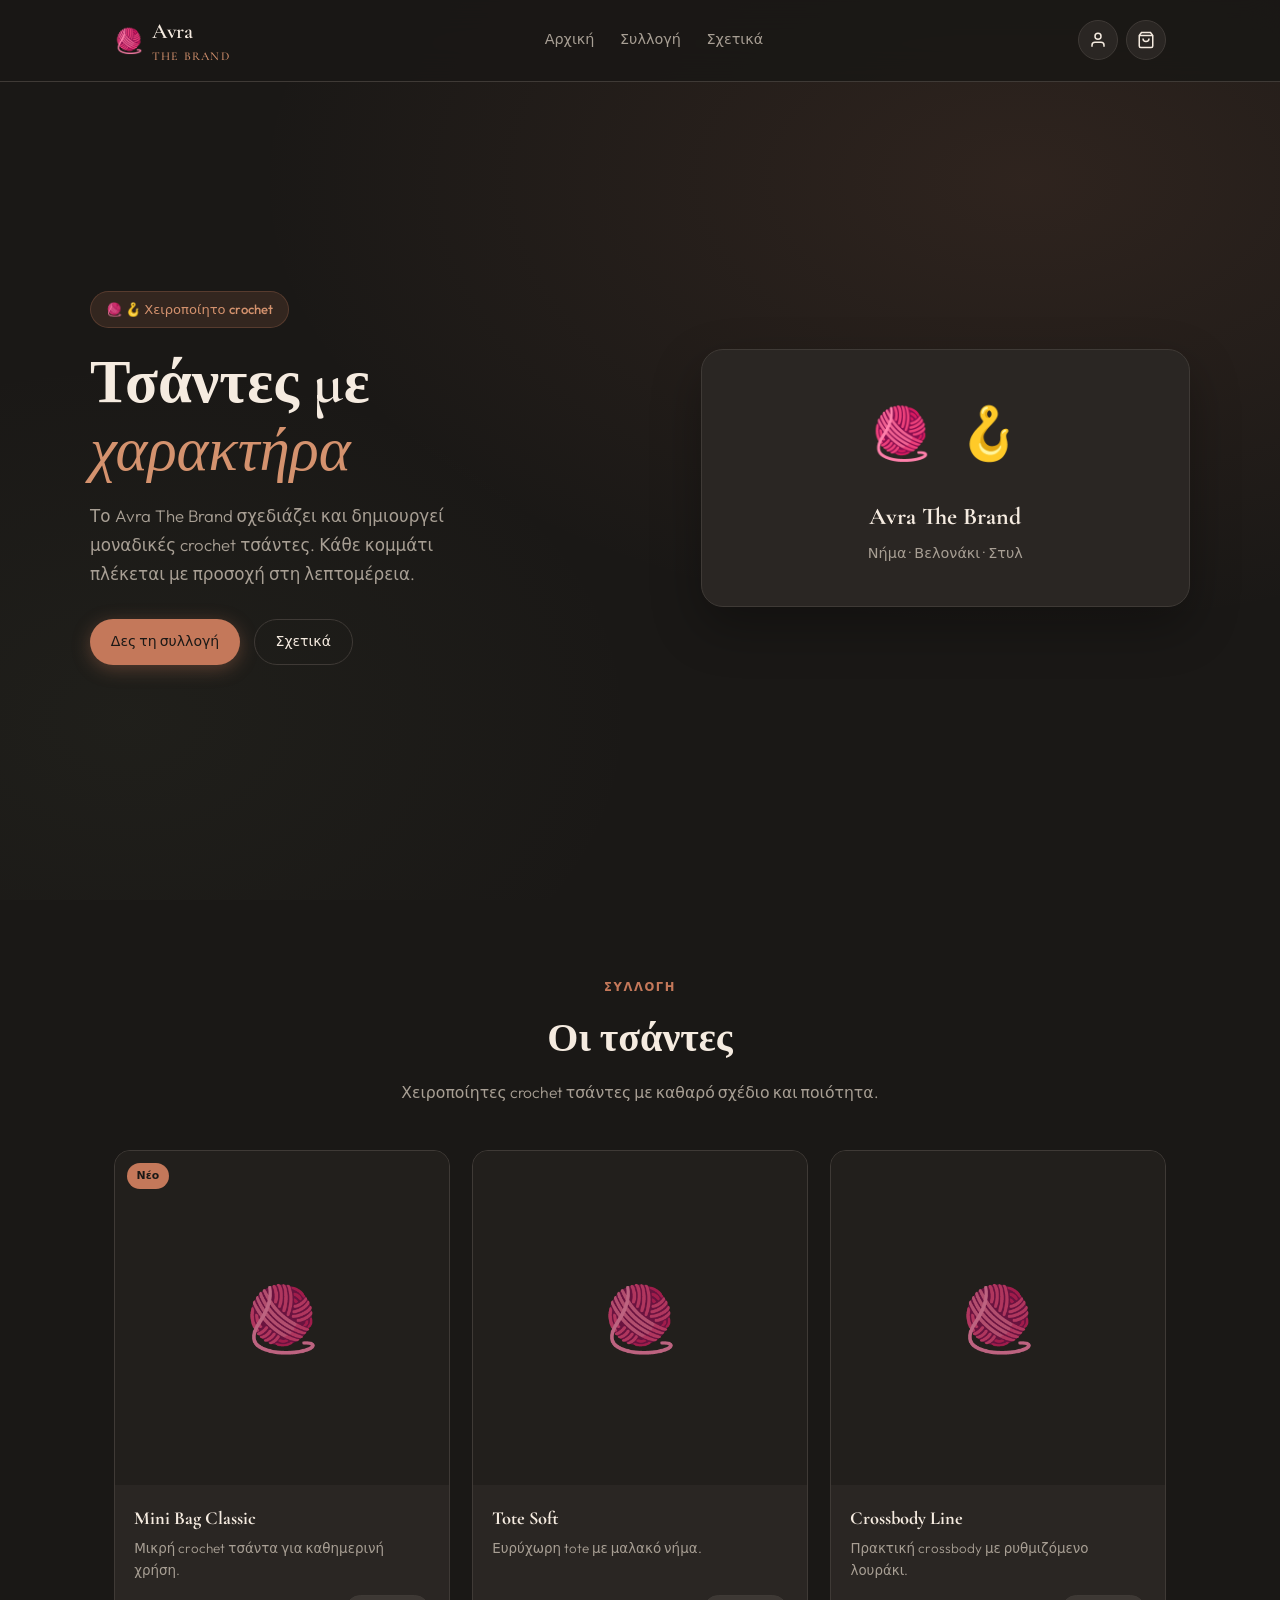
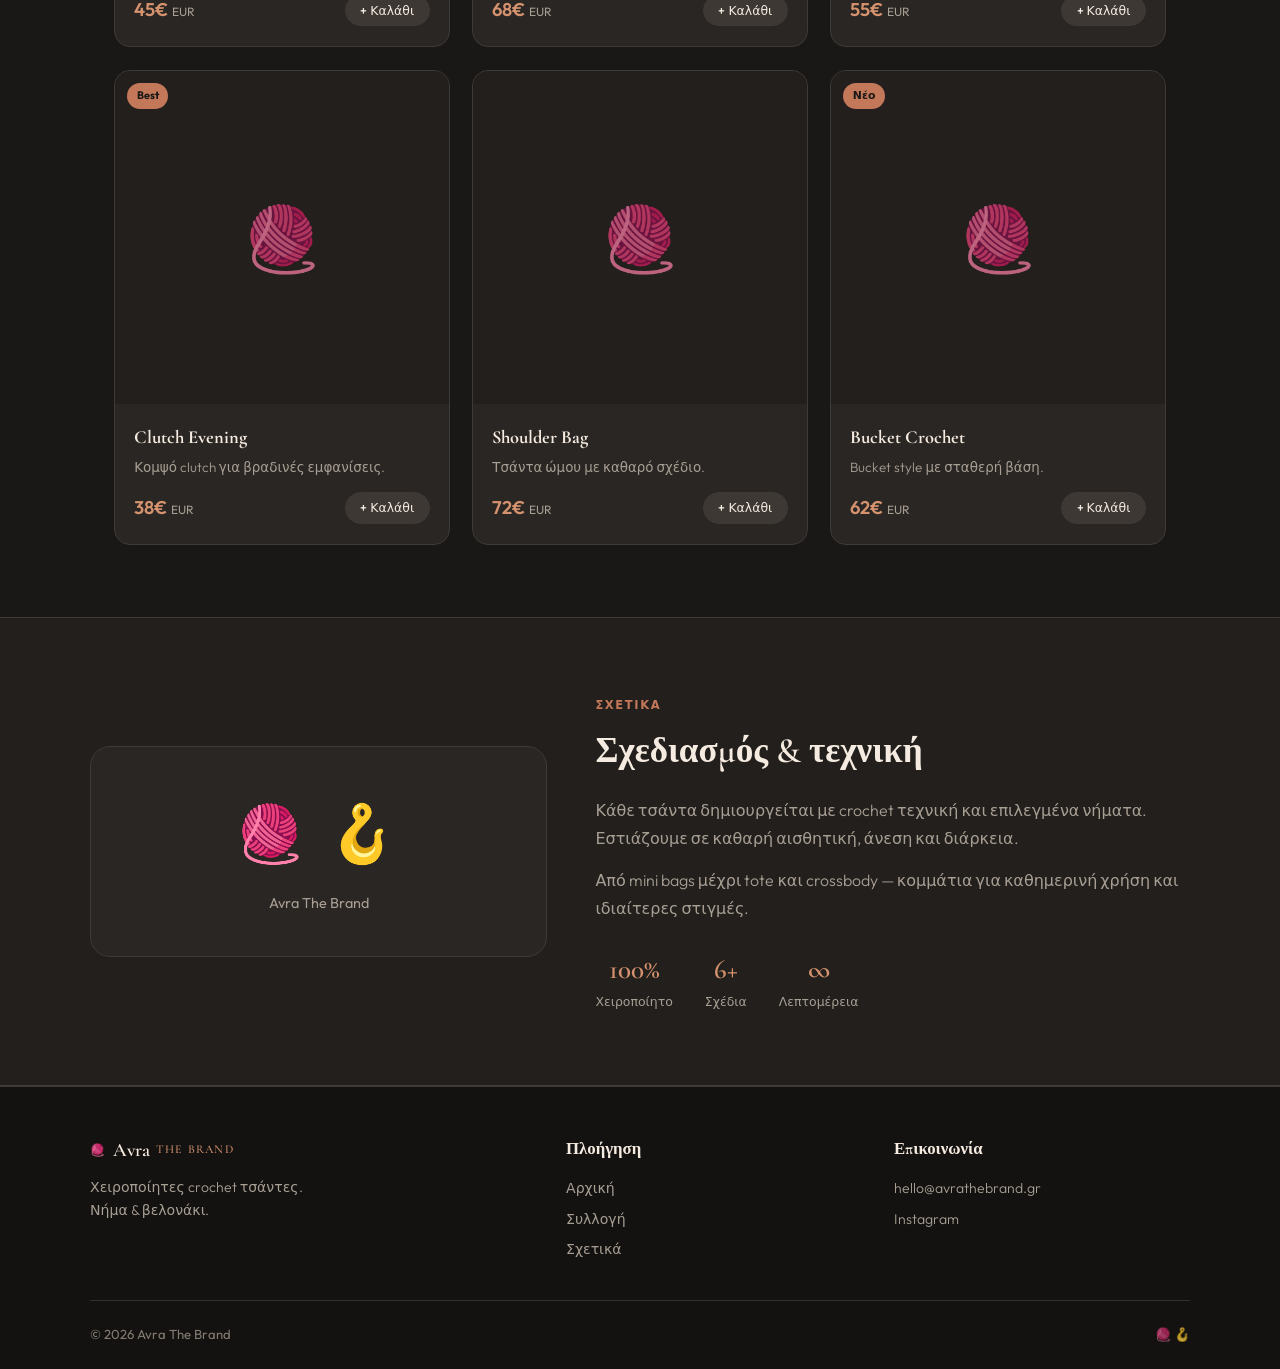
<file: Avra-The-Brand-COMPLETE.html>
<!DOCTYPE html>
<html lang="el">
<head>
<meta charset="UTF-8"/>
<meta name="viewport" content="width=device-width, initial-scale=1.0"/>
<title>Avra The Brand</title>
<link rel="preconnect" href="https://fonts.googleapis.com"/>
<link rel="preconnect" href="https://fonts.gstatic.com" crossorigin/>
<link href="https://fonts.googleapis.com/css2?family=Cormorant+Garamond:ital,wght@0,500;0,600;0,700;1,500&family=Outfit:wght@300;400;500;600&display=swap" rel="stylesheet"/>
<style>
:root{
  --bg:#1a1816;--bg2:#221f1c;--card:#2a2623;--line:#3f3a36;--sand:#3d3834;
  --text:#f2ebe3;--muted:#a89f94;--terra:#c4785a;--terra2:#d4926e;--cream:#f5ebe0;
  --r:16px;--t:.35s cubic-bezier(.4,0,.2,1);
  --fd:"Cormorant Garamond",Georgia,serif;--fb:"Outfit",system-ui,sans-serif;
}
*,*::before,*::after{box-sizing:border-box;margin:0;padding:0}
html{scroll-behavior:smooth}
body{font-family:var(--fb);background:var(--bg);color:var(--text);line-height:1.65;overflow-x:hidden;min-height:100vh}
img{max-width:100%;display:block}a{text-decoration:none;color:inherit}
button{font-family:inherit;cursor:pointer;border:none;background:none;color:inherit}
[hidden]{display:none!important}

@keyframes fadeUp{from{opacity:0;transform:translateY(24px)}to{opacity:1;transform:translateY(0)}}
@keyframes fadeIn{from{opacity:0}to{opacity:1}}
@keyframes float{0%,100%{transform:translateY(0)}50%{transform:translateY(-10px)}}
@keyframes float2{0%,100%{transform:translateY(0) rotate(-6deg)}50%{transform:translateY(-14px) rotate(6deg)}}
@keyframes slideR{from{opacity:0;transform:translateX(28px)}to{opacity:1;transform:translateX(0)}}

.aos{opacity:0;transform:translateY(24px);transition:opacity .7s ease,transform .7s ease}
.aos.visible{opacity:1;transform:translateY(0)}

/* Header */
.header{position:fixed;top:0;left:0;right:0;z-index:1000;background:rgba(26,24,22,.9);backdrop-filter:blur(16px);-webkit-backdrop-filter:blur(16px);border-bottom:1px solid var(--line);transition:var(--t)}
.header.scrolled{box-shadow:0 8px 32px rgba(0,0,0,.4)}
.nav{max-width:1100px;margin:0 auto;padding:.85rem 1.5rem;display:flex;align-items:center;justify-content:space-between;gap:1rem}
.logo-link{display:flex;align-items:center;gap:.5rem;transition:var(--t)}
.logo-link:hover{transform:scale(1.02)}
.logo-emoji{font-size:1.5rem;line-height:1}
.logo-text{font-family:var(--fd);font-size:1.35rem;font-weight:600;color:var(--cream)}
.logo-text span{display:block;font-size:.75rem;font-weight:500;color:var(--terra2);margin-top:-2px;letter-spacing:.1em;text-transform:uppercase}
.nav-links{display:flex;gap:1.6rem}
.nav-links a{font-size:.9rem;color:var(--muted);position:relative;transition:color var(--t)}
.nav-links a::after{content:"";position:absolute;bottom:-4px;left:0;width:0;height:1.5px;background:var(--terra);transition:width var(--t)}
.nav-links a:hover,.nav-links a.active{color:var(--cream)}
.nav-links a:hover::after,.nav-links a.active::after{width:100%}
.nav-actions{display:flex;align-items:center;gap:.5rem}
.btn{display:inline-flex;align-items:center;justify-content:center;gap:.4rem;padding:.65rem 1.3rem;border-radius:999px;font-size:.88rem;font-weight:500;transition:var(--t)}
.btn-primary{background:var(--terra);color:#1a1816;box-shadow:0 4px 18px rgba(196,120,90,.35)}
.btn-primary:hover{background:var(--terra2);transform:translateY(-2px)}
.btn-ghost{border:1px solid var(--line);color:var(--cream)}
.btn-ghost:hover{border-color:var(--terra);color:var(--terra2)}
.icon-btn{position:relative;width:40px;height:40px;border-radius:50%;display:flex;align-items:center;justify-content:center;background:var(--card);color:var(--cream);border:1px solid var(--line);transition:var(--t)}
.icon-btn:hover{background:var(--terra);color:#1a1816;border-color:var(--terra);transform:scale(1.05)}
.cart-count{position:absolute;top:-3px;right:-3px;background:var(--terra);color:#1a1816;font-size:.65rem;font-weight:700;width:17px;height:17px;border-radius:50%;display:flex;align-items:center;justify-content:center;opacity:0;transform:scale(0);transition:var(--t)}
.cart-count.show{opacity:1;transform:scale(1)}
.mobile-toggle{display:none;flex-direction:column;gap:5px;width:26px;padding:3px 0}
.mobile-toggle span{height:2px;background:var(--cream);border-radius:2px}

/* Hero */
.hero{min-height:100vh;display:flex;align-items:center;padding:7rem 1.5rem 3.5rem;position:relative;overflow:hidden}
.hero-bg{position:absolute;inset:0;background:radial-gradient(ellipse 60% 50% at 80% 20%,rgba(196,120,90,.12),transparent),radial-gradient(ellipse 40% 40% at 10% 80%,rgba(120,140,100,.06),transparent);pointer-events:none}
.hero-inner{max-width:1100px;margin:0 auto;width:100%;display:grid;grid-template-columns:1.15fr 1fr;gap:3rem;align-items:center;position:relative;z-index:1}
.hero-text{animation:fadeUp .9s ease both}
.hero-badge{display:inline-flex;align-items:center;gap:.4rem;background:rgba(196,120,90,.15);color:var(--terra2);padding:.4rem .95rem;border-radius:999px;font-size:.82rem;font-weight:500;margin-bottom:1.3rem;border:1px solid rgba(196,120,90,.25)}
.hero-title{font-family:var(--fd);font-size:clamp(2.4rem,5vw,3.8rem);font-weight:600;line-height:1.12;color:var(--cream);margin-bottom:1.1rem}
.hero-title em{font-style:italic;color:var(--terra2);font-weight:500}
.hero-desc{font-size:1.05rem;color:var(--muted);max-width:420px;margin-bottom:1.9rem;line-height:1.7;font-weight:300}
.hero-ctas{display:flex;flex-wrap:wrap;gap:.85rem}
.hero-visual{animation:fadeIn 1s ease .2s both}
.hero-card{background:var(--card);border:1px solid var(--line);border-radius:22px;padding:2.5rem 2rem;text-align:center;box-shadow:0 20px 50px rgba(0,0,0,.3)}
.hero-emojis{display:flex;justify-content:center;gap:1.5rem;margin-bottom:1.4rem;font-size:3.2rem}
.float-1{animation:float 4.5s ease-in-out infinite;display:inline-block}
.float-2{animation:float2 5s ease-in-out .4s infinite;display:inline-block}
.hero-card h3{font-family:var(--fd);font-size:1.5rem;color:var(--cream);margin-bottom:.35rem}
.hero-card p{color:var(--muted);font-size:.9rem;font-weight:300}

/* Sections */
.section{padding:4.5rem 1.5rem;max-width:1100px;margin:0 auto}
.sec-head{text-align:center;margin-bottom:2.8rem}
.sec-label{display:inline-block;font-size:.72rem;font-weight:600;letter-spacing:.14em;text-transform:uppercase;color:var(--terra);margin-bottom:.55rem}
.sec-title{font-family:var(--fd);font-size:clamp(1.9rem,3.5vw,2.5rem);color:var(--cream);margin-bottom:.55rem;font-weight:600}
.sec-desc{color:var(--muted);max-width:480px;margin:0 auto;font-size:.98rem;font-weight:300}

/* Products */
.products-grid{display:grid;grid-template-columns:repeat(auto-fill,minmax(250px,1fr));gap:1.4rem}
.product-card{background:var(--card);border:1px solid var(--line);border-radius:var(--r);overflow:hidden;transition:var(--t);display:flex;flex-direction:column}
.product-card:hover{transform:translateY(-6px);border-color:rgba(196,120,90,.4);box-shadow:0 16px 40px rgba(0,0,0,.35)}
.product-img{aspect-ratio:1;background:var(--bg2);display:flex;align-items:center;justify-content:center;position:relative;overflow:hidden}
.product-img img{width:100%;height:100%;object-fit:cover}
.product-img .fb{font-size:4rem;opacity:.7}
.product-badge{position:absolute;top:.75rem;left:.75rem;background:var(--terra);color:#1a1816;font-size:.68rem;font-weight:700;padding:.25rem .6rem;border-radius:999px}
.product-info{padding:1.1rem 1.2rem 1.25rem;flex:1;display:flex;flex-direction:column}
.product-name{font-family:var(--fd);font-size:1.15rem;color:var(--cream);margin-bottom:.25rem}
.product-desc{font-size:.84rem;color:var(--muted);margin-bottom:.85rem;flex:1;font-weight:300}
.product-foot{display:flex;align-items:center;justify-content:space-between;gap:.6rem}
.product-price{font-size:1.15rem;font-weight:600;color:var(--terra2)}
.product-price small{font-size:.75rem;font-weight:400;color:var(--muted)}
.add-cart{padding:.45rem .9rem;background:var(--sand);color:var(--cream);border-radius:999px;font-size:.78rem;font-weight:500;border:1px solid var(--line);transition:var(--t)}
.add-cart:hover{background:var(--terra);color:#1a1816;border-color:var(--terra)}
.add-cart.added{background:#5a7a4a;border-color:#5a7a4a;color:#fff}

/* About */
.about-wrap{background:var(--bg2);padding:4.5rem 1.5rem;border-top:1px solid var(--line);border-bottom:1px solid var(--line)}
.about-inner{max-width:1100px;margin:0 auto;display:grid;grid-template-columns:1fr 1.3fr;gap:3rem;align-items:center}
.about-box{background:var(--card);border:1px solid var(--line);border-radius:20px;padding:2.5rem;text-align:center}
.about-emojis{font-size:3.5rem;margin-bottom:.8rem;letter-spacing:.3rem}
.about-box p{color:var(--muted);font-size:.9rem}
.about-content h2{font-family:var(--fd);font-size:clamp(1.7rem,3vw,2.2rem);color:var(--cream);margin-bottom:1rem;font-weight:600}
.about-content p{color:var(--muted);margin-bottom:.85rem;font-size:1rem;line-height:1.75;font-weight:300}
.about-stats{display:flex;gap:2rem;margin-top:1.6rem}
.stat{text-align:center}
.stat-n{font-family:var(--fd);font-size:1.7rem;font-weight:600;color:var(--terra2)}
.stat-l{font-size:.78rem;color:var(--muted)}

/* Studio */
.studio-sec{background:var(--bg)}
.studio-panel{background:var(--card);border:1px solid var(--line);border-radius:var(--r);overflow:hidden;max-width:640px;margin:0 auto}
.studio-head{background:linear-gradient(135deg,#2f2b27,#3d2e28);color:var(--cream);padding:1.15rem 1.4rem;display:flex;justify-content:space-between;align-items:center;border-bottom:1px solid var(--line)}
.studio-head h3{font-family:var(--fd);font-size:1.2rem;font-weight:600}
.studio-head span{font-size:.8rem;color:var(--muted)}
.studio-body{padding:1.4rem}
.studio-sub{font-family:var(--fd);font-size:1.1rem;color:var(--terra2);margin-bottom:1rem;font-weight:600}
.studio-hr{border:none;border-top:1px solid var(--line);margin:1.6rem 0}
.form-g{margin-bottom:1rem}
.form-g label{display:block;font-size:.82rem;font-weight:500;color:var(--muted);margin-bottom:.35rem}
.form-g input,.form-g textarea{width:100%;padding:.65rem .9rem;border:1px solid var(--line);border-radius:10px;font-family:inherit;font-size:.9rem;color:var(--text);background:var(--bg);transition:var(--t)}
.form-g input:focus,.form-g textarea:focus{outline:none;border-color:var(--terra);box-shadow:0 0 0 3px rgba(196,120,90,.15)}
.form-g textarea{min-height:90px;resize:vertical}
.form-g input[type="file"]{padding:.5rem;font-size:.82rem}
.photo-preview{margin-top:.6rem}
.photo-preview img{max-width:140px;border-radius:10px;border:1px solid var(--line)}
.studio-actions{display:flex;gap:.6rem;flex-wrap:wrap;margin-top:.5rem}

/* Cart */
.cart-ov{position:fixed;inset:0;background:rgba(0,0,0,.55);z-index:2000;opacity:0;visibility:hidden;transition:var(--t)}
.cart-ov.open{opacity:1;visibility:visible}
.cart-dr{position:fixed;top:0;right:0;width:min(380px,100%);height:100%;background:var(--bg2);border-left:1px solid var(--line);z-index:2001;transform:translateX(100%);transition:transform .4s cubic-bezier(.4,0,.2,1);display:flex;flex-direction:column}
.cart-dr.open{transform:translateX(0)}
.cart-h{padding:1.1rem 1.25rem;border-bottom:1px solid var(--line);display:flex;justify-content:space-between;align-items:center}
.cart-h h3{font-family:var(--fd);font-size:1.2rem;color:var(--cream)}
.cart-x{width:32px;height:32px;border-radius:50%;display:flex;align-items:center;justify-content:center;background:var(--card);border:1px solid var(--line);color:var(--cream);transition:var(--t)}
.cart-x:hover{background:var(--terra);color:#1a1816}
.cart-items{flex:1;overflow-y:auto;padding:1rem 1.25rem}
.cart-empty{text-align:center;padding:2.5rem 1rem;color:var(--muted)}
.cart-item{display:flex;gap:.8rem;padding:.8rem 0;border-bottom:1px solid var(--line);animation:slideR .3s ease}
.cart-item-img{width:56px;height:56px;background:var(--card);border-radius:10px;display:flex;align-items:center;justify-content:center;flex-shrink:0;overflow:hidden;border:1px solid var(--line)}
.cart-item-img img{width:100%;height:100%;object-fit:cover}
.cart-item-img .fb{font-size:1.5rem}
.cart-item-name{font-weight:500;color:var(--cream);font-size:.88rem}
.cart-item-price{color:var(--terra2);font-weight:600;font-size:.88rem}
.cart-item-qty{display:flex;align-items:center;gap:.4rem;margin-top:.3rem}
.qty-btn{width:22px;height:22px;border-radius:50%;background:var(--card);border:1px solid var(--line);color:var(--cream);font-weight:600;font-size:.8rem;display:flex;align-items:center;justify-content:center;transition:var(--t)}
.qty-btn:hover{background:var(--terra);color:#1a1816}
.cart-item-rm{color:var(--muted);font-size:.72rem;margin-top:.2rem}
.cart-item-rm:hover{color:#e07070}
.cart-f{padding:1.1rem 1.25rem;border-top:1px solid var(--line);background:var(--bg)}
.cart-total{display:flex;justify-content:space-between;font-size:1.05rem;font-weight:600;color:var(--cream);margin-bottom:.8rem}
.checkout{width:100%;padding:.8rem;background:var(--terra);color:#1a1816;border-radius:999px;font-weight:600;font-size:.92rem;transition:var(--t)}
.checkout:hover{background:var(--terra2)}
.checkout:disabled{opacity:.45;cursor:not-allowed}

/* Auth */
.modal-ov{position:fixed;inset:0;background:rgba(0,0,0,.6);z-index:3000;display:flex;align-items:center;justify-content:center;padding:1.25rem;opacity:0;visibility:hidden;transition:var(--t)}
.modal-ov.open{opacity:1;visibility:visible}
.modal{background:var(--card);border:1px solid var(--line);border-radius:16px;width:100%;max-width:380px;padding:1.85rem;box-shadow:0 24px 60px rgba(0,0,0,.45);transform:scale(.94) translateY(12px);transition:var(--t);position:relative}
.modal-ov.open .modal{transform:scale(1) translateY(0)}
.modal-x{position:absolute;top:.75rem;right:.75rem;width:32px;height:32px;border-radius:50%;display:flex;align-items:center;justify-content:center;background:var(--bg);border:1px solid var(--line);color:var(--cream)}
.modal-x:hover{background:var(--terra);color:#1a1816}
.modal-title{font-family:var(--fd);font-size:1.45rem;color:var(--cream);text-align:center;margin-bottom:.35rem}
.modal-sub{text-align:center;color:var(--muted);font-size:.88rem;margin-bottom:1.5rem;font-weight:300}
.google-btn{width:100%;display:flex;align-items:center;justify-content:center;gap:.75rem;padding:.85rem 1rem;border:1px solid #dadce0;border-radius:4px;font-weight:500;font-size:.95rem;color:#3c4043;background:#fff;transition:var(--t);font-family:"Roboto",var(--fb),sans-serif}
.google-btn:hover{box-shadow:0 1px 3px rgba(0,0,0,.15);background:#f8f9fa}
.google-btn svg{width:18px;height:18px;flex-shrink:0}
.auth-note{text-align:center;font-size:.78rem;color:var(--muted);margin-top:1rem;line-height:1.5}
.user-info{display:flex;align-items:center;gap:.65rem;padding:.65rem .85rem;background:var(--bg);border:1px solid var(--line);border-radius:10px;margin-bottom:.8rem}
.user-av{width:36px;height:36px;border-radius:50%;background:var(--terra);color:#1a1816;display:flex;align-items:center;justify-content:center;font-weight:700}
.user-n{font-weight:500;color:var(--cream)}.user-e{font-size:.78rem;color:var(--muted)}
.logout-btn{width:100%;margin-top:.5rem;padding:.6rem;border-radius:8px;background:var(--bg);border:1px solid var(--line);color:var(--cream);font-weight:500}
.logout-btn:hover{border-color:#c55;color:#e88}

/* Footer */
.footer{background:#141210;color:var(--muted);padding:3rem 1.5rem 1.5rem;border-top:1px solid var(--line)}
.footer-in{max-width:1100px;margin:0 auto;display:grid;grid-template-columns:1.5fr 1fr 1fr;gap:2rem;margin-bottom:2rem}
.footer-brand .logo-text{color:var(--cream);margin-bottom:.6rem;display:flex;align-items:center;gap:.4rem;font-family:var(--fd);font-size:1.2rem}
.footer-brand .logo-text span{color:var(--terra2)}
.footer-brand p{font-size:.88rem;line-height:1.6;font-weight:300;max-width:240px}
.footer-col h4{font-family:var(--fd);font-size:1.05rem;color:var(--cream);margin-bottom:.9rem}
.footer-col a{display:block;font-size:.88rem;margin-bottom:.45rem;transition:var(--t);font-weight:300}
.footer-col a:hover{color:var(--terra2)}
.footer-bot{max-width:1100px;margin:0 auto;padding-top:1.4rem;border-top:1px solid var(--line);display:flex;justify-content:space-between;flex-wrap:wrap;gap:.7rem;font-size:.82rem;opacity:.75}

.toast{position:fixed;bottom:1.5rem;left:50%;transform:translateX(-50%) translateY(80px);background:var(--card);color:var(--cream);border:1px solid var(--line);padding:.75rem 1.4rem;border-radius:999px;font-weight:500;font-size:.88rem;z-index:4000;box-shadow:0 10px 30px rgba(0,0,0,.4);opacity:0;transition:all .4s cubic-bezier(.4,0,.2,1);pointer-events:none}
.toast.show{transform:translateX(-50%) translateY(0);opacity:1}

.mobile-menu{position:fixed;inset:0;background:var(--bg);z-index:1500;padding:4rem 1.5rem 1.5rem;transform:translateX(-100%);transition:transform .4s cubic-bezier(.4,0,.2,1);display:flex;flex-direction:column;gap:1.1rem}
.mobile-menu.open{transform:translateX(0)}
.mobile-menu a{font-family:var(--fd);font-size:1.35rem;color:var(--cream);padding:.4rem 0;border-bottom:1px solid var(--line)}
.mobile-x{position:absolute;top:1rem;right:1.2rem;width:36px;height:36px;border-radius:50%;background:var(--card);border:1px solid var(--line);display:flex;align-items:center;justify-content:center;font-size:1.1rem;color:var(--cream)}

@media(max-width:850px){
  .nav-links{display:none}.mobile-toggle{display:flex}
  .hero-inner{grid-template-columns:1fr;text-align:center}
  .hero-desc{margin:0 auto 1.8rem}.hero-ctas{justify-content:center}
  .hero-visual{order:-1;max-width:280px;margin:0 auto}
  .about-inner{grid-template-columns:1fr}.about-box{max-width:260px;margin:0 auto}
  .footer-in{grid-template-columns:1fr 1fr}.about-stats{justify-content:center}
}
@media(max-width:550px){
  .nav{padding:.7rem 1rem}.logo-text{font-size:1.15rem}
  .section,.about-wrap{padding:3.2rem 1rem}
  .footer-in{grid-template-columns:1fr}.products-grid{grid-template-columns:1fr}
  .hero{padding:6rem 1rem 2.5rem}
}
</style>
</head>
<body>

<header class="header">
  <nav class="nav">
    <a href="#home" class="logo-link">
      <span class="logo-emoji">🧶</span>
      <div class="logo-text">Avra<span>The Brand</span></div>
    </a>
    <div class="nav-links">
      <a href="#home">Αρχική</a>
      <a href="#products">Συλλογή</a>
      <a href="#about">Σχετικά</a>
      <a href="#studio" id="nav-studio" hidden>Studio</a>
    </div>
    <div class="nav-actions">
      <button class="icon-btn" id="user-btn" title="Σύνδεση με Google" aria-label="Λογαριασμός">
        <svg width="18" height="18" viewBox="0 0 24 24" fill="none" stroke="currentColor" stroke-width="2"><path d="M20 21v-2a4 4 0 00-4-4H8a4 4 0 00-4 4v2"/><circle cx="12" cy="7" r="4"/></svg>
      </button>
      <button class="icon-btn" id="cart-btn" title="Καλάθι" aria-label="Καλάθι">
        <svg width="18" height="18" viewBox="0 0 24 24" fill="none" stroke="currentColor" stroke-width="2"><path d="M6 2L3 6v14a2 2 0 002 2h14a2 2 0 002-2V6l-3-4z"/><line x1="3" y1="6" x2="21" y2="6"/><path d="M16 10a4 4 0 01-8 0"/></svg>
        <span class="cart-count" id="cart-count">0</span>
      </button>
      <button class="mobile-toggle" id="mobile-toggle" aria-label="Μενού"><span></span><span></span><span></span></button>
    </div>
  </nav>
</header>

<div class="mobile-menu" id="mobile-menu">
  <button class="mobile-x" id="mobile-x">✕</button>
  <a href="#home">Αρχική</a>
  <a href="#products">Συλλογή</a>
  <a href="#about">Σχετικά</a>
  <a href="#studio" id="mobile-studio" hidden>Studio</a>
</div>

<section class="hero" id="home">
  <div class="hero-bg"></div>
  <div class="hero-inner">
    <div class="hero-text">
      <div class="hero-badge">🧶 🪝 Χειροποίητο crochet</div>
      <h1 class="hero-title" id="hero-title">Τσάντες με<br/><em>χαρακτήρα</em></h1>
      <p class="hero-desc" id="hero-desc">Το Avra The Brand σχεδιάζει και δημιουργεί μοναδικές crochet τσάντες. Κάθε κομμάτι πλέκεται με προσοχή στη λεπτομέρεια.</p>
      <div class="hero-ctas">
        <a href="#products" class="btn btn-primary">Δες τη συλλογή</a>
        <a href="#about" class="btn btn-ghost">Σχετικά</a>
      </div>
    </div>
    <div class="hero-visual">
      <div class="hero-card">
        <div class="hero-emojis"><span class="float-1">🧶</span><span class="float-2">🪝</span></div>
        <h3>Avra The Brand</h3>
        <p>Νήμα · Βελονάκι · Στυλ</p>
      </div>
    </div>
  </div>
</section>

<section class="section" id="products">
  <div class="sec-head aos">
    <span class="sec-label">Συλλογή</span>
    <h2 class="sec-title">Οι τσάντες</h2>
    <p class="sec-desc">Χειροποίητες crochet τσάντες με καθαρό σχέδιο και ποιότητα.</p>
  </div>
  <div class="products-grid" id="products-grid"></div>
</section>

<section class="about-wrap" id="about">
  <div class="about-inner">
    <div class="about-box aos">
      <div class="about-emojis">🧶 🪝</div>
      <p>Avra The Brand</p>
    </div>
    <div class="about-content aos">
      <span class="sec-label">Σχετικά</span>
      <h2>Σχεδιασμός &amp; τεχνική</h2>
      <p id="about-text">Κάθε τσάντα δημιουργείται με crochet τεχνική και επιλεγμένα νήματα. Εστιάζουμε σε καθαρή αισθητική, άνεση και διάρκεια.</p>
      <p>Από mini bags μέχρι tote και crossbody — κομμάτια για καθημερινή χρήση και ιδιαίτερες στιγμές.</p>
      <div class="about-stats">
        <div class="stat"><div class="stat-n">100%</div><div class="stat-l">Χειροποίητο</div></div>
        <div class="stat"><div class="stat-n">6+</div><div class="stat-l">Σχέδια</div></div>
        <div class="stat"><div class="stat-n">∞</div><div class="stat-l">Λεπτομέρεια</div></div>
      </div>
    </div>
  </div>
</section>

<section class="section studio-sec" id="studio" hidden>
  <div class="sec-head aos">
    <span class="sec-label">Owner</span>
    <h2 class="sec-title">Studio</h2>
    <p class="sec-desc">Μόνο εσύ βλέπεις αυτό. Ανέβασε τσάντες και άλλαξε κείμενα.</p>
  </div>
  <div class="studio-panel aos">
    <div class="studio-head"><h3>Content Studio</h3><span>Avra The Brand · Owner</span></div>
    <div class="studio-body">
      <h4 class="studio-sub">Νέα τσάντα</h4>
      <form id="product-form">
        <div class="form-g"><label for="p-name">Όνομα</label><input type="text" id="p-name" placeholder="π.χ. Mini Bag Classic" required/></div>
        <div class="form-g"><label for="p-desc">Περιγραφή</label><textarea id="p-desc" placeholder="Σύντομη περιγραφή..." required></textarea></div>
        <div class="form-g"><label for="p-price">Τιμή (€)</label><input type="number" id="p-price" min="1" step="1" placeholder="45" required/></div>
        <div class="form-g"><label for="p-photo">Φωτογραφία</label><input type="file" id="p-photo" accept="image/*"/><div id="photo-preview" class="photo-preview"></div></div>
        <div class="studio-actions"><button type="submit" class="btn btn-primary">Apply — Ανέβασμα</button></div>
      </form>
      <hr class="studio-hr"/>
      <h4 class="studio-sub">Κείμενα σελίδας</h4>
      <form id="texts-form">
        <div class="form-g"><label for="t-hero-title">Τίτλος Hero (μπορείς &lt;em&gt;κείμενο&lt;/em&gt;)</label><input type="text" id="t-hero-title" placeholder="Τσάντες με &lt;em&gt;χαρακτήρα&lt;/em&gt;"/></div>
        <div class="form-g"><label for="t-hero-desc">Περιγραφή Hero</label><textarea id="t-hero-desc"></textarea></div>
        <div class="form-g"><label for="t-about">Κείμενο Σχετικά</label><textarea id="t-about"></textarea></div>
        <div class="studio-actions"><button type="submit" class="btn btn-primary">Apply — Κείμενα</button></div>
      </form>
    </div>
  </div>
</section>

<footer class="footer">
  <div class="footer-in">
    <div class="footer-brand">
      <div class="logo-text"><span class="logo-emoji">🧶</span> Avra <span>The Brand</span></div>
      <p>Χειροποίητες crochet τσάντες. Νήμα &amp; βελονάκι.</p>
    </div>
    <div class="footer-col"><h4>Πλοήγηση</h4><a href="#home">Αρχική</a><a href="#products">Συλλογή</a><a href="#about">Σχετικά</a></div>
    <div class="footer-col"><h4>Επικοινωνία</h4><a href="mailto:hello@avrathebrand.gr">hello@avrathebrand.gr</a><a href="#">Instagram</a></div>
  </div>
  <div class="footer-bot"><span>© 2026 Avra The Brand</span><span>🧶 🪝</span></div>
</footer>

<div class="cart-ov" id="cart-ov"></div>
<aside class="cart-dr" id="cart-dr">
  <div class="cart-h"><h3>Το καλάθι σου</h3><button class="cart-x" id="cart-x">✕</button></div>
  <div class="cart-items" id="cart-items"></div>
  <div class="cart-f">
    <div class="cart-total"><span>Σύνολο</span><span id="cart-total-val">0€</span></div>
    <button class="checkout" id="checkout-btn" disabled>Ολοκλήρωση παραγγελίας</button>
  </div>
</aside>

<div class="modal-ov" id="auth-modal">
  <div class="modal">
    <button class="modal-x" id="auth-x">✕</button>
    <h2 class="modal-title">Σύνδεση</h2>
    <p class="modal-sub">Συνδέσου για πρόσβαση στο Studio (owner).</p>
    <div id="auth-body"></div>
  </div>
</div>

<script>
const DEFAULT_PRODUCTS=[
  {id:1,name:"Mini Bag Classic",desc:"Μικρή crochet τσάντα για καθημερινή χρήση.",price:45,badge:"Νέο",photo:null},
  {id:2,name:"Tote Soft",desc:"Ευρύχωρη tote με μαλακό νήμα.",price:68,badge:null,photo:null},
  {id:3,name:"Crossbody Line",desc:"Πρακτική crossbody με ρυθμιζόμενο λουράκι.",price:55,badge:null,photo:null},
  {id:4,name:"Clutch Evening",desc:"Κομψό clutch για βραδινές εμφανίσεις.",price:38,badge:"Best",photo:null},
  {id:5,name:"Shoulder Bag",desc:"Τσάντα ώμου με καθαρό σχέδιο.",price:72,badge:null,photo:null},
  {id:6,name:"Bucket Crochet",desc:"Bucket style με σταθερή βάση.",price:62,badge:"Νέο",photo:null}
];
let products=JSON.parse(localStorage.getItem("avra_products")||"null")||DEFAULT_PRODUCTS;
let cart=JSON.parse(localStorage.getItem("avra_cart")||"[]");
let user=JSON.parse(localStorage.getItem("avra_user")||"null");
let texts=JSON.parse(localStorage.getItem("avra_texts")||"{}");
let pendingPhoto=null;
const $=s=>document.querySelector(s),$$=s=>[...document.querySelectorAll(s)];

document.addEventListener("DOMContentLoaded",()=>{
  renderProducts();updateCartUI();updateAuthUI();applyTexts();updateStudioVisibility();setupScroll();setupHeader();setupEvents();
});

function renderProducts(){
  const g=$("#products-grid");if(!g)return;
  g.innerHTML=products.map(p=>`<article class="product-card aos"><div class="product-img">${p.badge?`<span class="product-badge">${p.badge}</span>`:""}${p.photo?`<img src="${p.photo}" alt="${p.name}"/>`:`<span class="fb">🧶</span>`}</div><div class="product-info"><h3 class="product-name">${p.name}</h3><p class="product-desc">${p.desc}</p><div class="product-foot"><span class="product-price">${p.price}€ <small>EUR</small></span><button class="add-cart" data-id="${p.id}">+ Καλάθι</button></div></div></article>`).join("");
  $$(".aos").forEach(el=>{const o=new IntersectionObserver(es=>es.forEach(e=>{if(e.isIntersecting)e.target.classList.add("visible")}),{threshold:.1});o.observe(el)});
}
function saveProducts(){localStorage.setItem("avra_products",JSON.stringify(products));renderProducts()}
function saveCart(){localStorage.setItem("avra_cart",JSON.stringify(cart));updateCartUI()}
function addToCart(id){const p=products.find(x=>x.id===id);if(!p)return;const e=cart.find(i=>i.id===id);if(e)e.qty++;else cart.push({id,name:p.name,price:p.price,photo:p.photo,qty:1});saveCart();showToast("Προστέθηκε: "+p.name);const btn=$(`.add-cart[data-id="${id}"]`);if(btn){btn.classList.add("added");btn.textContent="✓";setTimeout(()=>{btn.classList.remove("added");btn.textContent="+ Καλάθι"},1200)}}
function removeFromCart(id){cart=cart.filter(i=>i.id!==id);saveCart();renderCartItems()}
function changeQty(id,d){const i=cart.find(x=>x.id===id);if(!i)return;i.qty+=d;if(i.qty<=0)removeFromCart(id);else{saveCart();renderCartItems()}}
function cartTotal(){return cart.reduce((s,i)=>s+i.price*i.qty,0)}
function updateCartUI(){const n=cart.reduce((s,i)=>s+i.qty,0);const b=$("#cart-count");if(b){b.textContent=n;b.classList.toggle("show",n>0)}renderCartItems()}
function renderCartItems(){const c=$("#cart-items"),t=$("#cart-total-val"),ck=$("#checkout-btn");if(!c)return;if(!cart.length){c.innerHTML=`<div class="cart-empty"><p>Το καλάθι είναι άδειο</p></div>`;if(t)t.textContent="0€";if(ck)ck.disabled=true;return}
c.innerHTML=cart.map(i=>`<div class="cart-item"><div class="cart-item-img">${i.photo?`<img src="${i.photo}" alt=""/>`:`<span class="fb">🧶</span>`}</div><div><div class="cart-item-name">${i.name}</div><div class="cart-item-price">${i.price}€</div><div class="cart-item-qty"><button class="qty-btn" data-a="dec" data-id="${i.id}">−</button><span>${i.qty}</span><button class="qty-btn" data-a="inc" data-id="${i.id}">+</button></div><button class="cart-item-rm" data-id="${i.id}">Αφαίρεση</button></div></div>`).join("");if(t)t.textContent=cartTotal()+"€";if(ck)ck.disabled=false}
function openCart(){$("#cart-ov").classList.add("open");$("#cart-dr").classList.add("open");document.body.style.overflow="hidden"}
function closeCart(){$("#cart-ov").classList.remove("open");$("#cart-dr").classList.remove("open");document.body.style.overflow=""}
function openAuth(){$("#auth-modal").classList.add("open");document.body.style.overflow="hidden";updateAuthBody()}
function closeAuth(){$("#auth-modal").classList.remove("open");document.body.style.overflow=""}
function updateAuthBody(){const b=$("#auth-body");if(!b)return;if(user){b.innerHTML=`<div class="user-info"><div class="user-av">${user.name[0]}</div><div><div class="user-n">${user.name}</div><div class="user-e">${user.email}</div></div></div><p style="text-align:center;color:var(--muted);font-size:.85rem;margin-bottom:.7rem">Owner mode — το Studio είναι ανοιχτό</p><button class="logout-btn" id="logout-btn">Αποσύνδεση</button>`;$("#logout-btn").onclick=logout}
else{b.innerHTML=`<button class="google-btn" id="g-login"><svg viewBox="0 0 24 24"><path fill="#4285F4" d="M22.56 12.25c0-.78-.07-1.53-.2-2.25H12v4.26h5.92c-.26 1.37-1.04 2.53-2.21 3.31v2.77h3.57c2.08-1.92 3.28-4.74 3.28-8.09z"/><path fill="#34A853" d="M12 23c2.97 0 5.46-.98 7.28-2.66l-3.57-2.77c-.98.66-2.23 1.06-3.71 1.06-2.86 0-5.29-1.93-6.16-4.53H2.18v2.84C3.99 20.53 7.7 23 12 23z"/><path fill="#FBBC05" d="M5.84 14.09c-.22-.66-.35-1.36-.35-2.09s.13-1.43.35-2.09V7.07H2.18C1.43 8.55 1 10.22 1 12s.43 3.45 1.18 4.93l2.85-2.22.81-.62z"/><path fill="#EA4335" d="M12 5.38c1.62 0 3.06.56 4.21 1.64l3.15-3.15C17.45 2.09 14.97 1 12 1 7.7 1 3.99 3.47 2.18 7.07l3.66 2.84c.87-2.6 3.3-4.53 6.16-4.53z"/></svg>Συνέχεια με Google</button><p class="auth-note">Επίσημο στυλ κουμπιού Google.<br/>Demo login για το Studio (χωρίς αποθήκευση κωδικών).<br/>Για πραγματική επιλογή account → Google Client ID.</p>`;$("#g-login").onclick=mockLogin}}
function mockLogin(){user={name:"Owner Avra",email:"owner@avrathebrand.gr"};localStorage.setItem("avra_user",JSON.stringify(user));updateAuthUI();updateAuthBody();updateStudioVisibility();showToast("Καλωσήρθες — το Studio άνοιξε");setTimeout(closeAuth,700)}
function logout(){user=null;localStorage.removeItem("avra_user");updateAuthUI();updateAuthBody();updateStudioVisibility();showToast("Αποσυνδέθηκες");setTimeout(closeAuth,500)}
function updateAuthUI(){const btn=$("#user-btn");if(!btn)return;if(user){btn.innerHTML=`<span style="font-weight:700;font-size:.9rem">${user.name[0]}</span>`;btn.title=user.name}else{btn.innerHTML=`<svg width="18" height="18" viewBox="0 0 24 24" fill="none" stroke="currentColor" stroke-width="2"><path d="M20 21v-2a4 4 0 00-4-4H8a4 4 0 00-4 4v2"/><circle cx="12" cy="7" r="4"/></svg>`;btn.title="Σύνδεση με Google"}}
function updateStudioVisibility(){const show=!!user;const studio=$("#studio"),nav=$("#nav-studio"),mob=$("#mobile-studio");if(studio)studio.hidden=!show;if(nav)nav.hidden=!show;if(mob)mob.hidden=!show;if(show){if($("#t-hero-title"))$("#t-hero-title").value=texts.heroTitle||"";if($("#t-hero-desc"))$("#t-hero-desc").value=texts.heroDesc||"";if($("#t-about"))$("#t-about").value=texts.about||""}}
function applyTexts(){if(texts.heroTitle){const el=$("#hero-title");if(el)el.innerHTML=texts.heroTitle}if(texts.heroDesc){const el=$("#hero-desc");if(el)el.textContent=texts.heroDesc}if(texts.about){const el=$("#about-text");if(el)el.textContent=texts.about}}
function showToast(m){let t=$("#toast");if(!t){t=document.createElement("div");t.id="toast";t.className="toast";document.body.appendChild(t)}t.textContent=m;t.classList.add("show");clearTimeout(t._tm);t._tm=setTimeout(()=>t.classList.remove("show"),2500)}
function setupScroll(){const o=new IntersectionObserver(es=>es.forEach(e=>{if(e.isIntersecting)e.target.classList.add("visible")}),{threshold:.1});$$(".aos").forEach(el=>o.observe(el))}
function setupHeader(){window.addEventListener("scroll",()=>$(".header")?.classList.toggle("scrolled",window.scrollY>30),{passive:true})}
function setupEvents(){
  document.addEventListener("click",e=>{const a=e.target.closest(".add-cart");if(a){addToCart(+a.dataset.id);return}const q=e.target.closest(".qty-btn");if(q){changeQty(+q.dataset.id,q.dataset.a==="inc"?1:-1);return}const r=e.target.closest(".cart-item-rm");if(r){removeFromCart(+r.dataset.id);return}});
  $("#cart-btn")?.addEventListener("click",openCart);$("#cart-x")?.addEventListener("click",closeCart);$("#cart-ov")?.addEventListener("click",closeCart);
  $("#user-btn")?.addEventListener("click",openAuth);$("#auth-x")?.addEventListener("click",closeAuth);
  $("#auth-modal")?.addEventListener("click",e=>{if(e.target===$("#auth-modal"))closeAuth()});
  $("#checkout-btn")?.addEventListener("click",()=>{if(!user){closeCart();openAuth();showToast("Συνδέσου πρώτα");return}showToast("Ευχαριστούμε! (Demo)");cart=[];saveCart();closeCart()});
  $("#mobile-toggle")?.addEventListener("click",()=>$("#mobile-menu")?.classList.add("open"));
  $("#mobile-x")?.addEventListener("click",()=>$("#mobile-menu")?.classList.remove("open"));
  $$("#mobile-menu a").forEach(a=>a.addEventListener("click",()=>$("#mobile-menu")?.classList.remove("open")));
  $("#p-photo")?.addEventListener("change",e=>{const file=e.target.files?.[0];pendingPhoto=null;const prev=$("#photo-preview");if(!file||!prev)return;const reader=new FileReader();reader.onload=()=>{pendingPhoto=reader.result;prev.innerHTML=`<img src="${pendingPhoto}" alt="preview"/>`};reader.readAsDataURL(file)});
  $("#product-form")?.addEventListener("submit",e=>{e.preventDefault();if(!user)return;const name=$("#p-name").value.trim(),desc=$("#p-desc").value.trim(),price=+$("#p-price").value;if(!name||!desc||!price)return;products.unshift({id:Date.now(),name,desc,price,badge:"Νέο",photo:pendingPhoto});saveProducts();showToast("Η τσάντα ανέβηκε στη συλλογή");e.target.reset();pendingPhoto=null;if($("#photo-preview"))$("#photo-preview").innerHTML=""});
  $("#texts-form")?.addEventListener("submit",e=>{e.preventDefault();if(!user)return;texts={heroTitle:$("#t-hero-title").value.trim(),heroDesc:$("#t-hero-desc").value.trim(),about:$("#t-about").value.trim()};localStorage.setItem("avra_texts",JSON.stringify(texts));applyTexts();showToast("Τα κείμενα εφαρμόστηκαν")});
}
</script>
</body>
</html>
</file>
